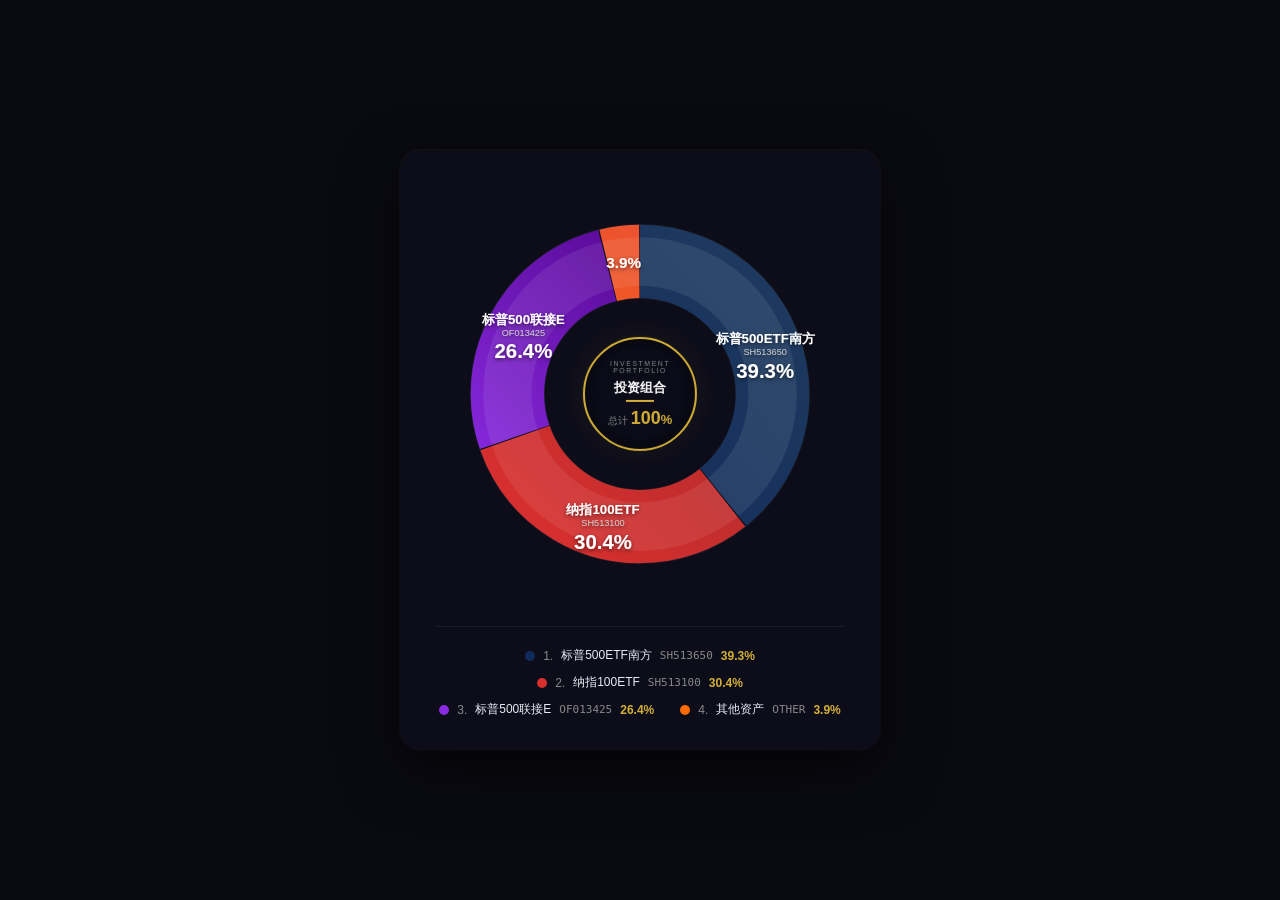
<file: assets/donut-test.html>
<!DOCTYPE html>
<html lang="zh-CN">
<head>
<meta charset="UTF-8">
<meta name="viewport" content="width=device-width, initial-scale=1.0">
<title>投资组合环形图</title>
<style>
  :root {
    --bg: #0A0A12;
    --card: #0D0D1A;
    --gold: #D4AF37;
    --fg: #E8ECF4;
    --muted: #888;
  }
  * { margin: 0; padding: 0; box-sizing: border-box; }
  body {
    background: var(--bg);
    display: flex; align-items: center; justify-content: center;
    min-height: 100vh;
    font-family: 'PingFang SC','Microsoft YaHei','Inter',sans-serif;
  }

  /* ── 卡片容器 ── */
  .donut-card {
    background: var(--card);
    border-radius: 20px;
    padding: 40px 36px 32px;
    box-shadow:
      0 20px 60px rgba(0, 0, 0, 0.7),
      0 0 0 1px rgba(212, 175, 55, 0.06);
    width: 480px;
  }

  /* ── 图表区 ── */
  .donut-chart-wrap {
    position: relative;
    width: 100%;
    aspect-ratio: 1;
    display: flex;
    align-items: center;
    justify-content: center;
  }
  .donut-chart-wrap svg {
    width: 100%;
    height: 100%;
  }

  /* ── 扇区 hover 微动效 ── */
  .donut-sector {
    cursor: default;
    transition: opacity 0.3s;
  }
  .donut-chart-wrap:hover .donut-sector {
    opacity: 0.75;
  }
  .donut-chart-wrap .donut-sector:hover {
    opacity: 1 !important;
    filter: brightness(1.25);
  }

  /* ── 中央圆形信息卡 ── */
  .donut-center {
    position: absolute;
    top: 50%; left: 50%;
    transform: translate(-50%, -50%);
    /* 35% of ring diameter (ring outer = 2×160 = 320, 35%×320 = 112px → 28% of 400px viewBox) */
    width: 28%;
    aspect-ratio: 1;
    border-radius: 50%;
    background: rgba(13, 13, 26, 0.92);
    border: 2px solid var(--gold);
    display: flex;
    flex-direction: column;
    align-items: center;
    justify-content: center;
    text-align: center;
    z-index: 5;
    backdrop-filter: blur(8px);
    box-shadow:
      0 0 30px rgba(212, 175, 55, 0.08),
      inset 0 0 20px rgba(0, 0, 0, 0.4);
    pointer-events: none;
  }
  .donut-center__sub {
    font-size: 7px;
    color: var(--muted);
    letter-spacing: 1.5px;
    margin-bottom: 6px;
    font-family: 'Inter', sans-serif;
  }
  .donut-center__title {
    font-size: 13px;
    font-weight: 700;
    color: #fff;
    line-height: 1.2;
  }
  .donut-center__line {
    width: 28px;
    height: 1.5px;
    background: var(--gold);
    margin: 5px 0 6px;
  }
  .donut-center__total {
    font-size: 10px;
    color: var(--muted);
  }
  .donut-center__total strong {
    color: var(--gold);
    font-size: 18px;
    font-weight: 800;
  }
  .donut-center__total span {
    font-size: 13px;
    font-weight: 800;
    color: var(--gold);
  }

  /* ── 底部图例 ── */
  .donut-legend {
    display: flex;
    flex-wrap: wrap;
    justify-content: center;
    gap: 10px 26px;
    margin-top: 28px;
    padding-top: 20px;
    border-top: 1px solid rgba(255, 255, 255, 0.06);
  }
  .donut-legend__item {
    display: flex;
    align-items: center;
    gap: 8px;
    font-size: 12px;
    color: var(--fg);
    font-family: 'Inter', 'PingFang SC', sans-serif;
  }
  .donut-legend__dot {
    width: 10px;
    height: 10px;
    border-radius: 50%;
    flex-shrink: 0;
  }
  .donut-legend__idx {
    color: var(--muted);
    font-weight: 500;
  }
  .donut-legend__code {
    color: var(--muted);
    font-family: 'JetBrains Mono', 'SF Mono', monospace;
    font-size: 11px;
  }
  .donut-legend__pct {
    color: var(--gold);
    font-weight: 600;
  }
</style>
</head>
<body>

<div class="donut-card" id="donut-card">
  <div class="donut-chart-wrap" id="donut-wrap">
    <svg viewBox="0 0 400 400" id="donut-svg">
      <defs>
        <!-- 渐变（由 JS 动态填充） -->
        <g id="gradients"></g>

        <!-- 文字阴影滤镜 -->
        <filter id="textShadow" x="-50%" y="-50%" width="200%" height="200%">
          <feDropShadow dx="0" dy="1.5" stdDeviation="2" flood-color="#000" flood-opacity="0.6"/>
        </filter>

        <!-- 扇区发光滤镜 -->
        <filter id="sectorGlow" x="-20%" y="-20%" width="140%" height="140%">
          <feGaussianBlur in="SourceGraphic" stdDeviation="3" result="blur"/>
          <feMerge>
            <feMergeNode in="blur"/>
            <feMergeNode in="SourceGraphic"/>
          </feMerge>
        </filter>
      </defs>

      <!-- 底环（暗色衬底，让 1px 分隔间隙显为黑色） -->
      <circle cx="200" cy="200" r="130" fill="none"
        stroke="#0E0E1A" stroke-width="60" />

      <!-- 内环亮边（dual-ring 效果：内圈高亮细线） -->
      <circle cx="200" cy="200" r="94" fill="none"
        stroke="rgba(255,255,255,0.04)" stroke-width="1.5" />

      <!-- 外环亮边 -->
      <circle cx="200" cy="200" r="166" fill="none"
        stroke="rgba(255,255,255,0.06)" stroke-width="1.5" />

      <!-- 扇区容器 (rotate -90° = 从顶部开始) -->
      <g id="sectors" transform="rotate(-90 200 200)"></g>

      <!-- 扇区内标签 -->
      <g id="labels" filter="url(#textShadow)"></g>
    </svg>

    <!-- 中央信息卡 -->
    <div class="donut-center">
      <div class="donut-center__sub">INVESTMENT PORTFOLIO</div>
      <div class="donut-center__title">投资组合</div>
      <div class="donut-center__line"></div>
      <div class="donut-center__total">总计 <strong>100</strong><span>%</span></div>
    </div>
  </div>

  <!-- 图例 -->
  <div class="donut-legend" id="legend"></div>
</div>

<script>
/**
 * 投资组合环形图 — 纯 SVG + CSS 实现
 *
 * @param {string}  wrapId    图表容器 ID
 * @param {Array}   data      [{ name, code, pct, color: [start, end] }, ...]
 * @param {object}  opts      { centerTitle, centerSub }
 */
function renderDonutChart(wrapId, data, opts = {}) {
  const wrap = document.getElementById(wrapId);
  if (!wrap) return;

  const svg       = wrap.querySelector('svg');
  const sectorsG  = svg.querySelector('#sectors');
  const labelsG   = svg.querySelector('#labels');
  const gradDefs  = svg.querySelector('#gradients');
  const legendEl  = document.getElementById('legend');

  // 清空
  sectorsG.innerHTML = '';
  labelsG.innerHTML  = '';
  gradDefs.innerHTML = '';

  // ── 常量 ──
  const CX = 200, CY = 200;
  const R  = 130;         // 环中心半径
  const SW = 72;          // 环宽 (stroke-width)
  const C  = 2 * Math.PI * R;  // 周长 ≈ 816.81
  const GAP = 1.0;        // 扇区间 1px 黑缝

  // ── 线性渐变定义 ──
  data.forEach((d, i) => {
    const g = document.createElementNS('http://www.w3.org/2000/svg', 'linearGradient');
    g.id = `donut-grad-${i}`;
    g.setAttribute('x1', '0%'); g.setAttribute('y1', '0%');
    g.setAttribute('x2', '100%'); g.setAttribute('y2', '100%');
    g.innerHTML =
      `<stop offset="0%"   stop-color="${d.color[0]}"/>` +
      `<stop offset="100%" stop-color="${d.color[1]}"/>`;
    gradDefs.appendChild(g);
  });

  // ── 绘制扇区 + 标签 ──
  let cumulative = 0;

  data.forEach((d, i) => {
    const startPct   = cumulative;
    const endPct     = cumulative + d.pct;
    const centerPct  = startPct + d.pct / 2;

    // stroke-dasharray: [dashLen, circumference]
    const dashLen = Math.max(0.5, (d.pct / 100) * C - GAP);
    const offset  = -(startPct / 100) * C;

    // ---- 扇区 circle ----
    const circle = document.createElementNS('http://www.w3.org/2000/svg', 'circle');
    circle.setAttribute('cx', CX);
    circle.setAttribute('cy', CY);
    circle.setAttribute('r', R);
    circle.setAttribute('fill', 'none');
    circle.setAttribute('stroke', `url(#donut-grad-${i})`);
    circle.setAttribute('stroke-width', SW);
    circle.setAttribute('stroke-dasharray', `${dashLen.toFixed(2)} ${C.toFixed(2)}`);
    circle.setAttribute('stroke-dashoffset', offset.toFixed(2));
    circle.setAttribute('stroke-linecap', 'butt');
    circle.classList.add('donut-sector');
    sectorsG.appendChild(circle);

    // ---- 内环高亮（dual-ring 效果：半透明亮色覆盖层） ----
    const inner = document.createElementNS('http://www.w3.org/2000/svg', 'circle');
    inner.setAttribute('cx', CX);
    inner.setAttribute('cy', CY);
    inner.setAttribute('r', R);
    inner.setAttribute('fill', 'none');
    inner.setAttribute('stroke', 'rgba(255,255,255,0.08)');
    inner.setAttribute('stroke-width', SW * 0.66);
    inner.setAttribute('stroke-dasharray', `${dashLen.toFixed(2)} ${C.toFixed(2)}`);
    inner.setAttribute('stroke-dashoffset', offset.toFixed(2));
    inner.setAttribute('stroke-linecap', 'butt');
    inner.classList.add('donut-sector');
    inner.style.pointerEvents = 'none';
    sectorsG.appendChild(inner);

    // ---- 标签定位（扇区中心角 → 坐标） ----
    // 角度从上=0° 顺时针递增
    const angleDeg = centerPct / 100 * 360;
    const angleRad = (angleDeg - 90) * Math.PI / 180;
    const lx = CX + R * Math.cos(angleRad);
    const ly = CY + R * Math.sin(angleRad);

    // 极小扇区不显示名称/代码，只显示百分比
    const isSmall = d.pct < 6;

    const text = document.createElementNS('http://www.w3.org/2000/svg', 'text');
    text.setAttribute('x', lx);
    text.setAttribute('y', ly);
    text.setAttribute('text-anchor', 'middle');
    text.setAttribute('dominant-baseline', 'central');
    text.setAttribute('fill', '#fff');

    if (isSmall) {
      // 小扇区：仅显示百分比
      text.innerHTML =
        `<tspan x="${lx}" dy="0" font-weight="800" font-size="15" fill="#fff">${d.pct}%</tspan>`;
    } else {
      text.innerHTML =
        `<tspan x="${lx}" dy="-12" font-weight="700" font-size="13">${d.name}</tspan>` +
        `<tspan x="${lx}" dy="14" fill="#ccc" font-size="9">${d.code}</tspan>` +
        `<tspan x="${lx}" dy="18" font-weight="800" font-size="20" fill="#fff">${d.pct}%</tspan>`;
    }
    labelsG.appendChild(text);

    cumulative = endPct;
  });

  // ── 底部图例 ──
  legendEl.innerHTML = data.map((d, i) =>
    `<div class="donut-legend__item">
      <span class="donut-legend__dot" style="background:${d.color[0]}"></span>
      <span class="donut-legend__idx">${i + 1}.</span>
      <span>${d.name}</span>
      <span class="donut-legend__code">${d.code}</span>
      <span class="donut-legend__pct">${d.pct}%</span>
    </div>`
  ).join('');
}

// ═════════════════════════════════
// 使用示例 & 效果预览
// ═════════════════════════════════
const SAMPLE = [
  { name: '标普500ETF南方',  code: 'SH513650',  pct: 39.3, color: ['#0F2A5B', '#1E3A5F'] },
  { name: '纳指100ETF',      code: 'SH513100',  pct: 30.4, color: ['#D92F2F', '#A52A2A'] },
  { name: '标普500联接E',    code: 'OF013425',  pct: 26.4, color: ['#8A2BE2', '#4B0082'] },
  { name: '其他资产',        code: 'OTHER',     pct:  3.9, color: ['#FF6B00', '#E74C3C'] },
];

renderDonutChart('donut-wrap', SAMPLE, {
  centerTitle: '投资组合',
  centerSub: 'INVESTMENT PORTFOLIO',
});
</script>
</body>
</html>
</file>
